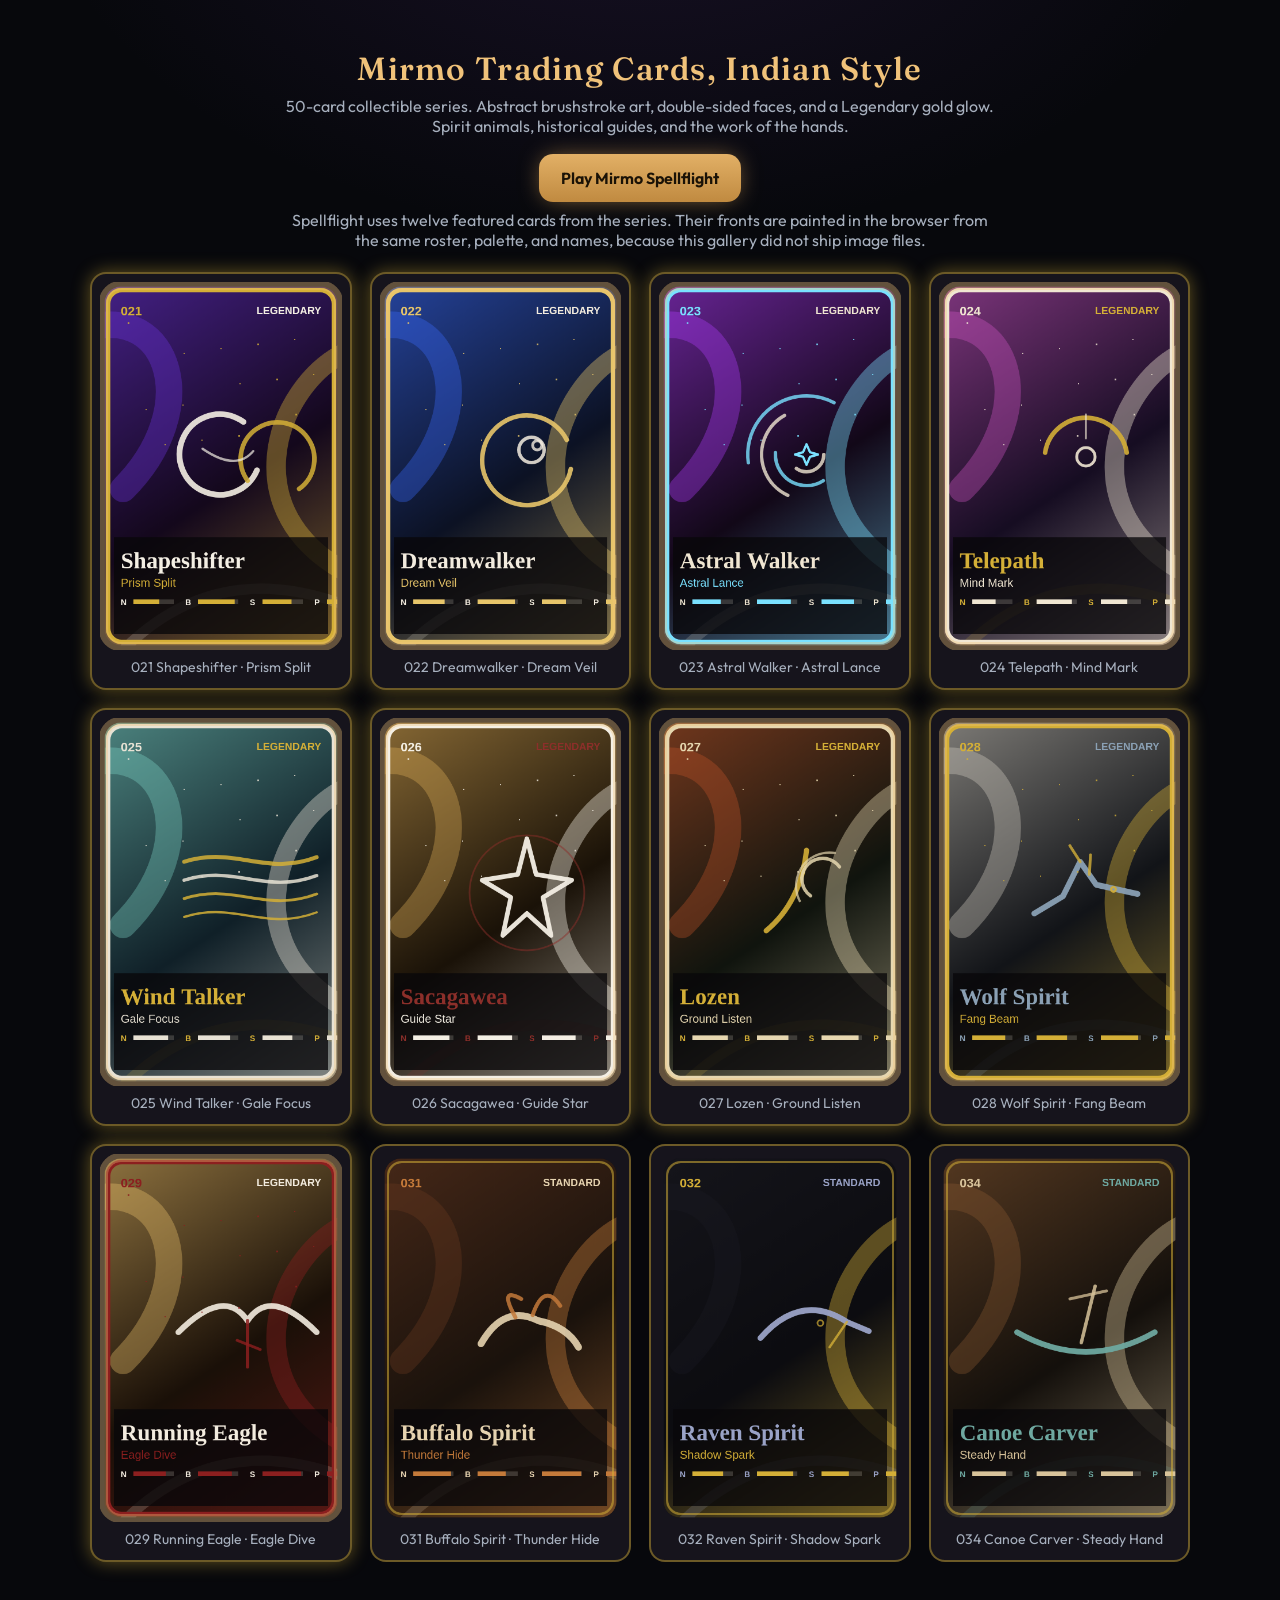
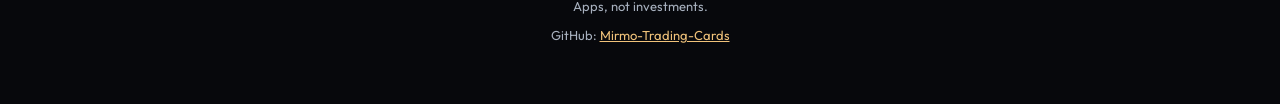
<file: index.html>
<!DOCTYPE html>
<html lang="en">
<head>
  <meta charset="UTF-8">
  <meta name="viewport" content="width=device-width, initial-scale=1.0">
  <title>Mirmo Trading Cards, Indian Style</title>
  <meta name="description" content="A 50-card collectible series of abstract Indigenous art trading cards. Play Mirmo Spellflight.">
  <meta name="theme-color" content="#07080c">
  <link rel="icon" type="image/svg+xml" href="./game/favicon.svg">
  <link rel="preconnect" href="https://fonts.googleapis.com">
  <link rel="preconnect" href="https://fonts.gstatic.com" crossorigin>
  <link rel="stylesheet" href="https://fonts.googleapis.com/css2?family=Fraunces:opsz,wght@9..144,560&family=Outfit:wght@400;500;600&display=swap">
  <style>
    :root { --void:#07080c; --gold:#d4af37; --brass:#d4a054; --hi:#f0c27a; --parchment:#f3ecdf; --mist:#a7b0be; --panel:#16141c; }
    * { box-sizing: border-box; }
    body {
      margin: 0; min-height: 100dvh; padding: 28px 18px 48px;
      font-family: Outfit, system-ui, sans-serif; color: var(--parchment); background:
        radial-gradient(80% 40% at 50% -10%, rgba(90, 50, 140, 0.22), transparent 60%), var(--void);
    }
    h1, h2 { font-family: Fraunces, Georgia, serif; font-weight: 560; }
    h1 { text-align: center; color: var(--hi); letter-spacing: 0.04em; margin-bottom: 8px; }
    a { color: var(--hi); }
    .lede, .note { text-align: center; color: var(--mist); max-width: 720px; margin: 0 auto 12px; }
    .play {
      display: flex; justify-content: center; margin: 18px 0 8px;
    }
    .play a {
      display: inline-flex; align-items: center; justify-content: center; min-height: 48px;
      padding: 12px 22px; border-radius: 14px; text-decoration: none; font-weight: 650;
      background: linear-gradient(180deg, #e2b066, #c08a40); color: #1a1206;
      box-shadow: 0 0 24px -6px rgba(212, 160, 84, 0.8);
    }
    .gallery { display: grid; grid-template-columns: repeat(auto-fill, minmax(220px, 1fr)); gap: 18px; max-width: 1100px; margin: 22px auto 0; }
    .card { background: var(--panel); border: 2px solid rgba(212, 175, 55, 0.45); border-radius: 16px; padding: 8px; text-align: center; }
    .card canvas { width: 100%; height: auto; border-radius: 10px; display: block; }
    .card p { color: var(--mist); font-size: 14px; margin: 8px 4px 4px; }
    .legendary { box-shadow: 0 0 18px rgba(212, 175, 55, 0.45); }
    footer { text-align: center; color: var(--mist); margin-top: 36px; font-size: 13px; }
  </style>
</head>
<body>
  <h1>Mirmo Trading Cards, Indian Style</h1>
  <p class="lede">50-card collectible series. Abstract brushstroke art, double-sided faces, and a Legendary gold glow. Spirit animals, historical guides, and the work of the hands.</p>
  <div class="play"><a href="./game/">Play Mirmo Spellflight</a></div>
  <p class="note">Spellflight uses twelve featured cards from the series. Their fronts are painted in the browser from the same roster, palette, and names, because this gallery did not ship image files.</p>
  <div class="gallery" id="gallery"></div>
  <footer>
    <p>Apps, not investments.</p>
    <p>GitHub: <a href="https://github.com/Mirmobe/Mirmo-Trading-Cards">Mirmo-Trading-Cards</a></p>
  </footer>
  <script type="module">
    import { CARDS, paintCard, SPELLS } from "./game/cards.js";
    const gallery = document.getElementById("gallery");
    for (const card of CARDS) {
      const article = document.createElement("article");
      article.className = "card" + (card.rarity === "legendary" ? " legendary" : "");
      const canvas = document.createElement("canvas");
      canvas.width = 420;
      canvas.height = 640;
      paintCard(canvas, card);
      const caption = document.createElement("p");
      caption.textContent = `${card.id} ${card.name} · ${SPELLS[card.spell].name}`;
      article.append(canvas, caption);
      gallery.append(article);
    }
  </script>
</body>
</html>
</file>
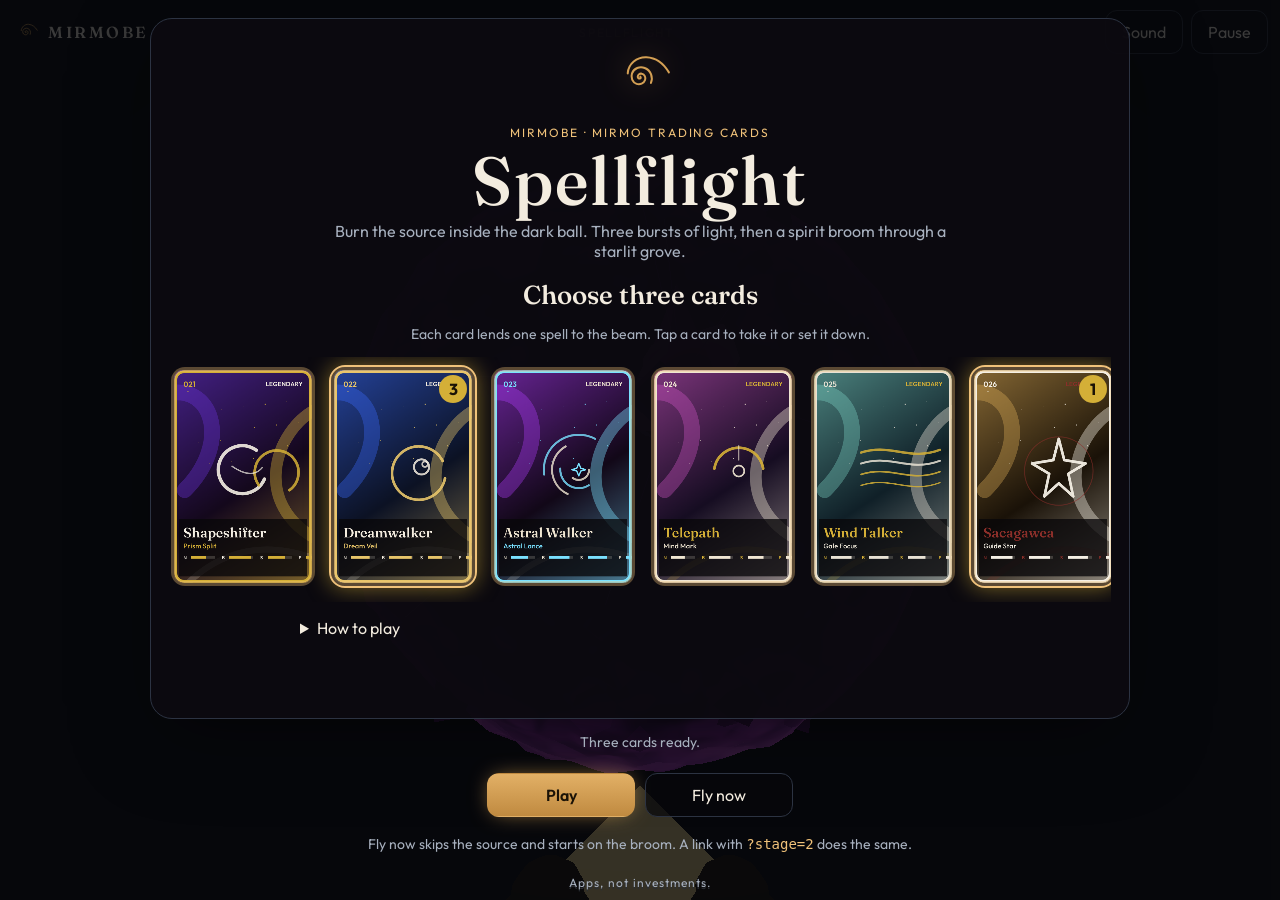
<file: game/index.html>
<!DOCTYPE html>
<html lang="en">
<head>
  <meta charset="utf-8">
  <meta name="viewport" content="width=device-width, initial-scale=1, viewport-fit=cover">
  <title>Mirmo Spellflight</title>
  <meta name="description" content="Mirmo Spellflight. Burn the dark source, then fly a spirit broom through a starlit grove.">
  <meta name="theme-color" content="#07080c">
  <link rel="icon" type="image/svg+xml" href="./favicon.svg">
  <link rel="preconnect" href="https://fonts.googleapis.com">
  <link rel="preconnect" href="https://fonts.gstatic.com" crossorigin>
  <link rel="stylesheet" href="https://fonts.googleapis.com/css2?family=Fraunces:opsz,wght@9..144,560;9..144,640&family=Outfit:wght@400;500;600&display=swap">
  <link rel="stylesheet" href="./styles.css">
</head>
<body>
  <div id="stage"></div>
  <div id="ui">
    <header>
      <a class="brand" href="../index.html">
        <span class="spiral" aria-hidden="true">
          <svg viewBox="0 0 64 64"><path d="M32.3 31.7c.6.5.4 1.4-.3 1.6-1 .4-2-.5-2-1.6 0-1.9 1.9-3 3.6-2.6 2.5.5 3.7 3.3 2.9 5.6-1 3.1-4.6 4.4-7.5 3.4-3.8-1.3-5.4-5.7-4.1-9.3 1.6-4.6 6.9-6.5 11.3-4.8 5.4 2 7.6 8.2 5.5 13.3M21.1 28.8c.4-8.4 8.2-14.8 16.6-14.4 8.6.4 15.8 6.4 20 13.5" fill="none" stroke="currentColor" stroke-width="1.8" stroke-linecap="round"/></svg>
        </span>
        <b>Mirmobe</b>
      </a>
      <p id="stage-label">Spellflight</p>
      <div class="hud-actions">
        <button type="button" id="mute" aria-pressed="false">Sound</button>
        <button type="button" id="pause">Pause</button>
      </div>
    </header>

    <div id="combat" hidden>
      <div id="spell-hud">
        <p id="pips" class="pips"></p>
        <p id="lock-readout">Seek the source inside the ball</p>
        <div class="meter" aria-hidden="true"><span id="lockbar"></span></div>
      </div>
      <div id="flight-hud" hidden>
        <p id="health" class="pips"></p>
        <p id="flight-readout"></p>
        <div id="crosshair" aria-hidden="true"></div>
      </div>
      <div id="reticle" hidden></div>
    </div>

    <div id="dock">
      <div id="spells" hidden></div>
      <div id="flight-controls" hidden>
        <button type="button" id="view-toggle">Cockpit</button>
        <button type="button" id="shoot">Shoot</button>
      </div>
    </div>
    <footer>Apps, not investments.</footer>
  </div>

  <section id="screen-title" class="screen">
    <div class="panel hero">
      <span class="spiral big" aria-hidden="true">
        <svg viewBox="0 0 64 64"><path d="M32.3 31.7c.6.5.4 1.4-.3 1.6-1 .4-2-.5-2-1.6 0-1.9 1.9-3 3.6-2.6 2.5.5 3.7 3.3 2.9 5.6-1 3.1-4.6 4.4-7.5 3.4-3.8-1.3-5.4-5.7-4.1-9.3 1.6-4.6 6.9-6.5 11.3-4.8 5.4 2 7.6 8.2 5.5 13.3M21.1 28.8c.4-8.4 8.2-14.8 16.6-14.4 8.6.4 15.8 6.4 20 13.5" fill="none" stroke="currentColor" stroke-width="1.8" stroke-linecap="round"/></svg>
      </span>
      <p class="eyebrow">Mirmobe · Mirmo Trading Cards</p>
      <h1>Spellflight</h1>
      <p class="lede">Burn the source inside the dark ball. Three bursts of light, then a spirit broom through a starlit grove.</p>
      <h2>Choose three cards</h2>
      <p class="note">Each card lends one spell to the beam. Tap a card to take it or set it down.</p>
      <div id="picker" class="picker"></div>
      <details>
        <summary>How to play</summary>
        <div class="help">
          <p><strong>Stage 1 — the source.</strong> Aim with a finger, the mouse, the arrows, or a stick. The ball is made of dark pieces. The source is the knot of bad energy inside. Hold the beam on it until it burns through. Do that three times. Keys 1, 2, and 3 cast your cards' spells. A gamepad's west, north, and east buttons do the same.</p>
          <p><strong>Stage 2 — the grove.</strong> The view sits at the rider's eyes, so the hands, the handle, and the front of the broom stay in the lower part of the screen. Steer along the brass edges of the path. Shoot cosmic bolts with a finger, the space bar, or the Shoot button. Trees stand off the lane; a warm ring marks the ones you still need to thread. Demons glow against the night. Press C or View for a close chase camera. Reach the ring of light. Fly now, or open the game with <code>?stage=2</code>, to start here.</p>
          <p>P or Escape pauses. M mutes. Sound is generated in the browser.</p>
        </div>
      </details>
    </div>
    <p id="pick-note" class="note"></p>
    <div class="actions">
      <button type="button" id="play" class="primary">Play</button>
      <button type="button" id="fly-now">Fly now</button>
    </div>
    <p class="note">Fly now skips the source and starts on the broom. A link with <code>?stage=2</code> does the same.</p>
    <footer>Apps, not investments.</footer>
  </section>

  <section id="screen-ceremony" class="screen" hidden>
    <div class="panel hero">
      <p class="eyebrow">Stage clear</p>
      <h1>The broom is yours</h1>
      <p class="lede">Three hits. The source breaks. A broom of cedar and starlight is waiting on the path.</p>
      <button type="button" id="mount" class="primary">Mount the broom</button>
    </div>
    <footer>Apps, not investments.</footer>
  </section>

  <section id="screen-pause" class="screen" hidden>
    <div class="panel hero">
      <p class="eyebrow">Paused</p>
      <h1>Hold</h1>
      <div class="stack">
        <button type="button" id="resume" class="primary">Resume</button>
        <button type="button" id="restart">Restart stage</button>
        <button type="button" id="quit">Title</button>
      </div>
    </div>
    <footer>Apps, not investments.</footer>
  </section>

  <section id="screen-end" class="screen" hidden>
    <div class="panel hero">
      <p class="eyebrow" id="end-kicker">Grove</p>
      <h1 id="end-title">The grove is quiet</h1>
      <p class="lede" id="end-copy"></p>
      <div class="stack">
        <button type="button" id="again" class="primary">Play again</button>
        <button type="button" id="retry">Retry this stage</button>
      </div>
    </div>
    <footer>Apps, not investments.</footer>
  </section>

  <p id="error" hidden></p>
  <script type="importmap">
    { "imports": { "three": "./vendor/three.module.js" } }
  </script>
  <script type="module" src="./src/main.js"></script>
</body>
</html>
</file>
<file: game/styles.css>
:root {
  --void: #07080c;
  --ink: #12151c;
  --panel: rgba(12, 10, 16, 0.96);
  --line: #2c3342;
  --brass: #d4a054;
  --brass-hi: #f0c27a;
  --gold: #d4af37;
  --parchment: #f3ecdf;
  --mist: #a7b0be;
  --display: "Fraunces", Georgia, serif;
  --body: "Outfit", system-ui, sans-serif;
  color-scheme: dark;
}

* { box-sizing: border-box; }
[hidden] { display: none !important; }
html, body {
  margin: 0;
  height: 100%;
  background: var(--void);
  color: var(--parchment);
  font-family: var(--body);
  overflow: hidden;
  touch-action: none;
}
button, a, summary { touch-action: manipulation; }
button, summary { font: inherit; color: inherit; }
button {
  min-height: 44px;
  border-radius: 12px;
  border: 1px solid var(--line);
  background: rgba(7, 8, 12, 0.72);
  padding: 10px 16px;
  cursor: pointer;
}
button.primary {
  background: linear-gradient(180deg, #e2b066, #c08a40);
  color: #1a1206;
  border-color: transparent;
  font-weight: 600;
  box-shadow: 0 0 22px -6px rgba(212, 160, 84, 0.85);
}
button:focus-visible, a:focus-visible, summary:focus-visible {
  outline: 2px solid var(--brass-hi);
  outline-offset: 2px;
}
#stage, #stage canvas {
  position: fixed;
  inset: 0;
  width: 100%;
  height: 100%;
  display: block;
}
#ui {
  position: fixed;
  inset: 0;
  display: flex;
  flex-direction: column;
  pointer-events: none;
  padding: calc(10px + env(safe-area-inset-top)) 12px calc(8px + env(safe-area-inset-bottom));
}
#ui header, #ui #dock, #ui #combat, #ui footer { pointer-events: none; }
#ui footer { margin-top: auto; }
#ui button, #ui a { pointer-events: auto; }
header {
  display: flex;
  align-items: center;
  justify-content: space-between;
  gap: 10px;
}
.brand {
  display: flex;
  align-items: center;
  gap: 8px;
  color: var(--parchment);
  text-decoration: none;
  pointer-events: auto;
}
.brand b {
  font-family: var(--display);
  letter-spacing: 0.16em;
  text-transform: uppercase;
  font-weight: 560;
}
.spiral { width: 28px; height: 28px; color: var(--brass); display: inline-flex; }
.spiral svg { width: 100%; height: 100%; }
.spiral.big { width: 72px; height: 72px; filter: drop-shadow(0 0 16px rgba(212, 160, 84, 0.45)); }
#stage-label {
  margin: 0;
  color: var(--brass-hi);
  letter-spacing: 0.14em;
  text-transform: uppercase;
  font-size: 12px;
}
.hud-actions { display: flex; gap: 8px; }
#combat {
  position: relative;
  flex: 1;
  min-height: 0;
}
#spell-hud, #flight-hud { text-align: center; text-shadow: 0 2px 12px #000; }
#lock-readout, #flight-readout { margin: 4px 0; color: var(--parchment); }
.pips { letter-spacing: 0.18em; color: var(--brass-hi); margin: 0; }
.meter {
  width: min(280px, 70vw);
  height: 8px;
  margin: 6px auto 0;
  border-radius: 99px;
  background: rgba(243, 236, 223, 0.15);
  overflow: hidden;
}
#lockbar {
  display: block;
  height: 100%;
  width: 0%;
  background: linear-gradient(90deg, #7a3cff, #f0c27a);
}
#reticle {
  position: absolute;
  width: 64px;
  height: 64px;
  margin-left: -32px;
  margin-top: -32px;
  border: 2px solid rgba(240, 194, 122, 0.9);
  border-radius: 50%;
  box-shadow: 0 0 18px rgba(212, 160, 84, 0.8), inset 0 0 12px rgba(122, 60, 255, 0.45);
}
#reticle.hot {
  border-color: #fff6d8;
  box-shadow: 0 0 24px #fff1c2;
  transform: scale(0.82);
}
#crosshair {
  position: absolute;
  left: 50%;
  top: 46%;
  width: 18px;
  height: 18px;
  margin: -9px 0 0 -9px;
  border: 2px solid rgba(243, 236, 223, 0.8);
  border-radius: 50%;
  box-shadow: 0 0 10px rgba(122, 240, 255, 0.6);
}
#dock { display: flex; justify-content: center; padding-bottom: 4px; }
#spells, #flight-controls { display: flex; gap: 8px; pointer-events: auto; flex-wrap: wrap; justify-content: center; }
.spell {
  width: 112px;
  padding: 6px;
  text-align: left;
  background: rgba(12, 10, 16, 0.82);
}
.spell canvas { width: 100%; height: auto; border-radius: 8px; display: block; }
.spell small { display: block; color: var(--mist); }
.spell em { font-style: normal; color: var(--brass-hi); font-size: 12px; }
.spell.cooling { opacity: 0.55; }
.spell.on { box-shadow: 0 0 18px rgba(240, 194, 122, 0.7); }
#shoot { min-width: 112px; }
footer, .screen footer {
  text-align: center;
  color: var(--mist);
  font-size: 12px;
  letter-spacing: 0.08em;
  margin: 0;
}
.screen {
  position: fixed;
  inset: 0;
  overflow: hidden;
  background: rgba(7, 8, 12, 0.78);
  display: flex;
  flex-direction: column;
  align-items: center;
  padding: calc(18px + env(safe-area-inset-top)) 16px calc(10px + env(safe-area-inset-bottom));
  pointer-events: auto;
}
.screen[hidden] { display: none; }
.panel {
  width: min(980px, 100%);
  margin: 0 auto;
  flex: 1 1 auto;
  min-height: 0;
  overflow: auto;
  background: var(--panel);
  border: 1px solid var(--line);
  border-radius: 22px;
  padding: 22px 18px 18px;
  box-shadow: 0 20px 80px rgba(0, 0, 0, 0.35);
}
.screen footer { flex: none; padding-top: 8px; }
.hero { text-align: center; }
.eyebrow {
  letter-spacing: 0.16em;
  text-transform: uppercase;
  color: var(--brass-hi);
  font-size: 12px;
  margin: 8px 0;
}
h1 {
  font-family: var(--display);
  font-weight: 560;
  font-size: clamp(40px, 8vw, 68px);
  line-height: 0.95;
  margin: 0 0 8px;
  letter-spacing: 0.03em;
}
h2 { font-family: var(--display); font-weight: 560; font-size: 26px; margin: 18px 0 6px; }
.lede { color: var(--mist); max-width: 640px; margin: 0 auto 8px; }
.note { color: var(--mist); font-size: 14px; }
.picker {
  display: flex;
  gap: 12px;
  overflow-x: auto;
  padding: 8px 2px 14px;
  scroll-snap-type: x mandatory;
}
.pick {
  flex: 0 0 148px;
  scroll-snap-align: start;
  background: transparent;
  border: 2px solid transparent;
  padding: 0;
  border-radius: 16px;
  position: relative;
}
.pick canvas { width: 100%; height: auto; border-radius: 14px; display: block; }
.pick.chosen { border-color: var(--brass-hi); box-shadow: 0 0 22px rgba(212, 175, 55, 0.55); }
.pick .slot {
  position: absolute;
  top: 8px;
  right: 8px;
  background: var(--gold);
  color: #1a1206;
  border-radius: 99px;
  min-width: 28px;
  min-height: 28px;
  display: none;
  place-items: center;
  font-weight: 700;
}
.pick.chosen .slot { display: grid; }
.actions { display: flex; gap: 10px; justify-content: center; flex-wrap: wrap; margin: 8px 0 4px; }
.actions button { min-width: 148px; }
.note code { color: var(--brass-hi); }
.stack { display: flex; flex-direction: column; gap: 10px; max-width: 320px; margin: 16px auto 0; }
details { text-align: left; max-width: 680px; margin: 16px auto 0; color: var(--mist); }
summary { cursor: pointer; color: var(--parchment); }
.help p { margin: 8px 0; }
#error {
  position: fixed;
  left: 12px;
  right: 12px;
  bottom: 12px;
  background: #3a1414;
  color: #ffd8d0;
  padding: 12px;
  border-radius: 12px;
  z-index: 5;
}
@media (max-width: 720px) {
  .spell { width: 96px; }
  header { align-items: flex-start; }
  #stage-label { display: none; }
}
</file>
